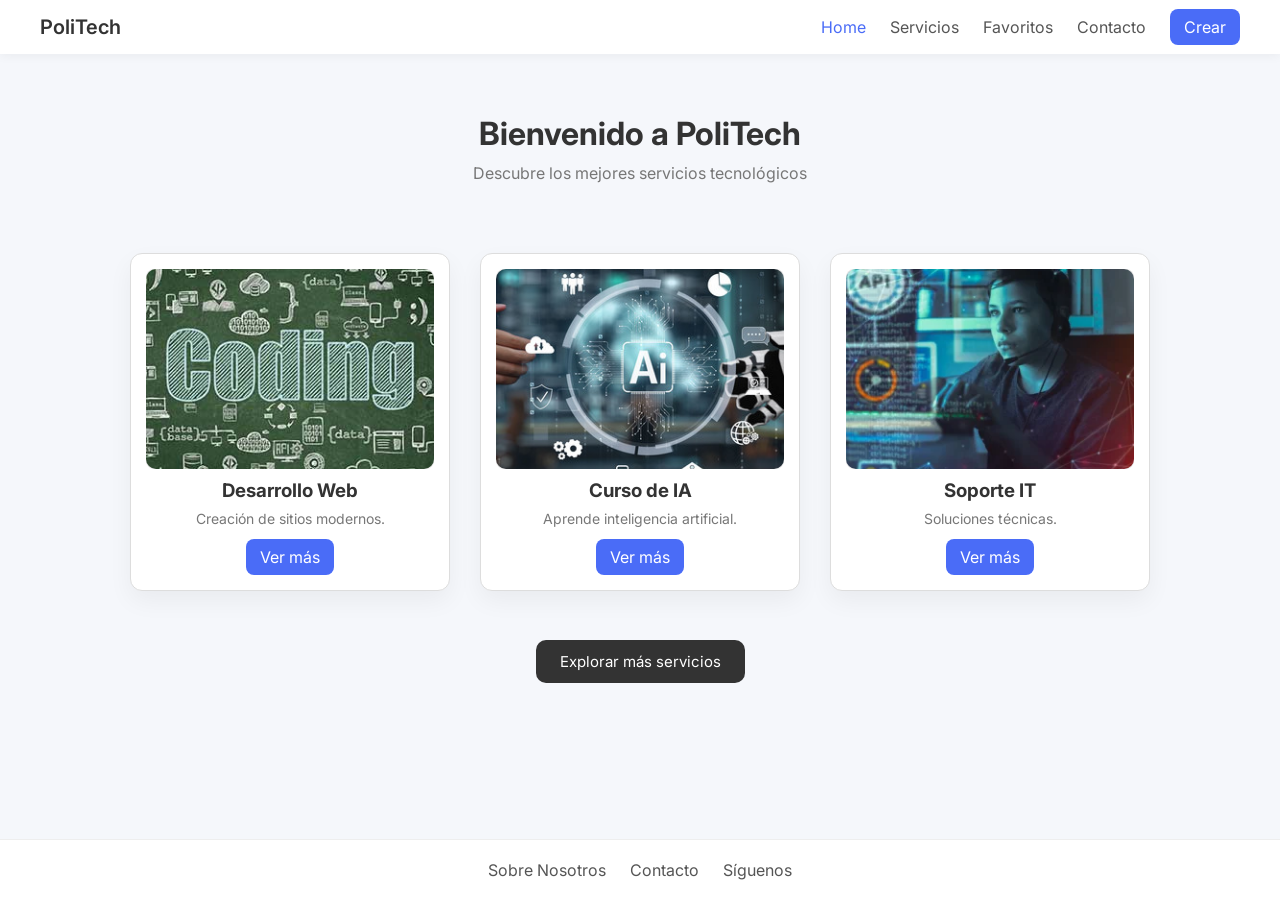
<file: index.html>
<!DOCTYPE html>
<html lang="es">
<head>
  <meta charset="UTF-8">
  <title>PoliTech</title>
  <link href="https://fonts.googleapis.com/css2?family=Inter:wght@300;400;600&display=swap" rel="stylesheet">
  <link rel="stylesheet" href="css/styles.css">
</head>
<body>

  <!-- Navbar -->
  <header class="navbar">
    <a href="index.html" class="logo">PoliTech</a>
    <nav>
      <a href="index.html" class="active">Home</a>
      <a href="html/servicios.html">Servicios</a>
      <a href="html/favoritos.html">Favoritos</a>
      <a href="html/contacto.html">Contacto</a>
      <a href="#" class="btn-crear">Crear</a>
    </nav>

  </header>

  <main>
    <!-- Hero -->
    <section class="hero">
      <h1>Bienvenido a PoliTech</h1>
      <p>Descubre los mejores servicios tecnológicos</p>
    </section>

    <!-- Servicios -->
    <section class="services">
      
      <div class="card">
        <div class="card-img">
          <img src="assets/code.jpg" alt="Desarrollo Web">
        </div>
        <h3>Desarrollo Web</h3>
        <p>Creación de sitios modernos.</p>
        <a href="html/servicios.html">Ver más</a>
      </div>

      <div class="card">
        <div class="card-img">
          <img src="assets/ia.jpg" alt="Curso de IA">
        </div>
        <h3>Curso de IA</h3>
        <p>Aprende inteligencia artificial.</p>
        <a href="html/servicios.html">Ver más</a>
      </div>

      <div class="card">
        <div class="card-img">
          <img src="assets/IT.webp" alt="Soporte IT">
        </div>
        <h3>Soporte IT</h3>
        <p>Soluciones técnicas.</p>
        <a href="html/servicios.html">Ver más</a>
      </div>

    </section>

    <!-- Botón principal -->
    <div class="cta">
      <a href="html/servicios.html" class="cta-btn">Explorar más servicios</a>
    </div>
  </main>


  <!-- Footer -->
  <footer>
    <a href="#" class="link-footer">Sobre Nosotros</a>
    <a href="html/contacto.html" class="link-footer">Contacto</a>
    <a href="#" class="link-footer">Síguenos</a>
  </footer>

  <script src="js/script.js"></script>
</body>
</html>
</file>
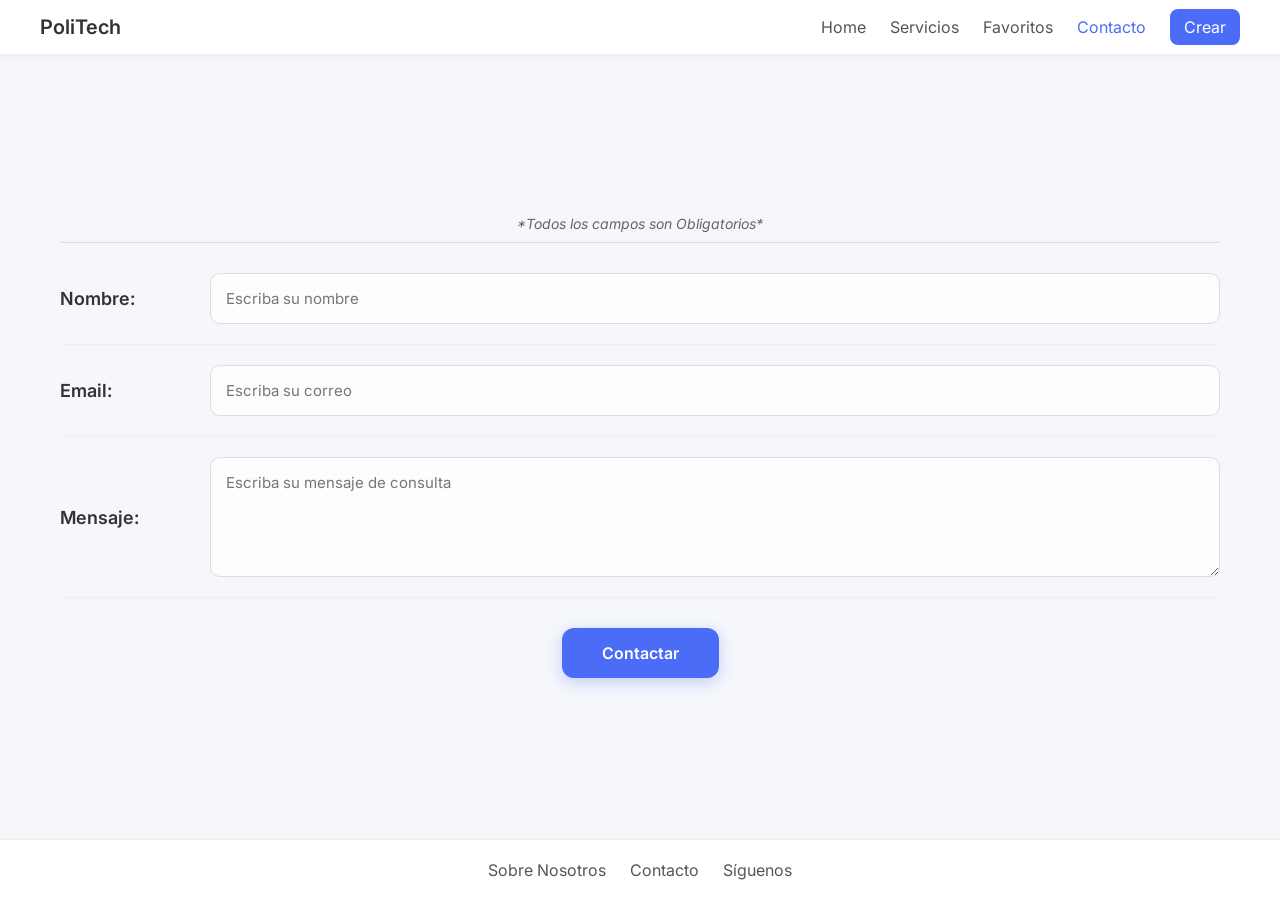
<file: html/contacto.html>
<!DOCTYPE html>
<html lang="es">
<head>
  <meta charset="UTF-8">
  <meta name="viewport" content="width=device-width, initial-scale=1.0">
  <title>Contacto - PoliTech</title>
  <link href="https://fonts.googleapis.com/css2?family=Inter:wght@300;400;600&display=swap" rel="stylesheet">
  <link rel="stylesheet" href="../css/styles.css">
</head>
<body>

  <!-- Navbar -->
  <header class="navbar">
    <a href="../index.html" class="logo">PoliTech</a>
    <nav>
      <a href="../index.html">Home</a>
      <a href="servicios.html">Servicios</a>
      <a href="favoritos.html">Favoritos</a>
      <a href="contacto.html" class="active">Contacto</a>
      <a href="#" class="btn-crear">Crear</a>
    </nav>
  </header>

  <!-- Contact Form Section -->
  <main class="centered-content">
    <div class="contact-container">

      <div class="contact-header">
        <p>*Todos los campos son Obligatorios*</p>
      </div>

      <form action="#" class="contact-form">
        <div class="form-group">
          <label for="nombre">Nombre:</label>
          <input type="text" id="nombre" name="nombre" placeholder="Escriba su nombre" required>
        </div>

        <div class="form-group">
          <label for="email">Email:</label>
          <input type="email" id="email" name="email" placeholder="Escriba su correo" required>
        </div>

        <div class="form-group">
          <label for="mensaje">Mensaje:</label>
          <textarea id="mensaje" name="mensaje" placeholder="Escriba su mensaje de consulta" required></textarea>
        </div>

        <div class="contact-cta">
          <button type="submit" class="btn-contactar">Contactar</button>
        </div>
      </form>
    </div>
  </main>


  <!-- Footer -->
  <footer>
    <a href="#" class="link-footer">Sobre Nosotros</a>
    <a href="contacto.html" class="link-footer">Contacto</a>
    <a href="#" class="link-footer">Síguenos</a>
  </footer>

  <!-- Success Modal -->
  <div id="modal-success" class="modal">
    <div class="modal-content">
      <div class="modal-icon">
        <svg xmlns="http://www.w3.org/2000/svg" width="32" height="32" viewBox="0 0 24 24" fill="none" stroke="currentColor" stroke-width="3" stroke-linecap="round" stroke-linejoin="round">
          <polyline points="20 6 9 17 4 12"></polyline>
        </svg>
      </div>

      <h2>¡Enviado con éxito!</h2>
      <p>Gracias por contactarnos. Te responderemos lo antes posible.</p>
      <button class="btn-close-modal" onclick="closeModal()">Cerrar</button>
    </div>
  </div>

  <script src="../js/script.js"></script>

</body>
</html>
</file>
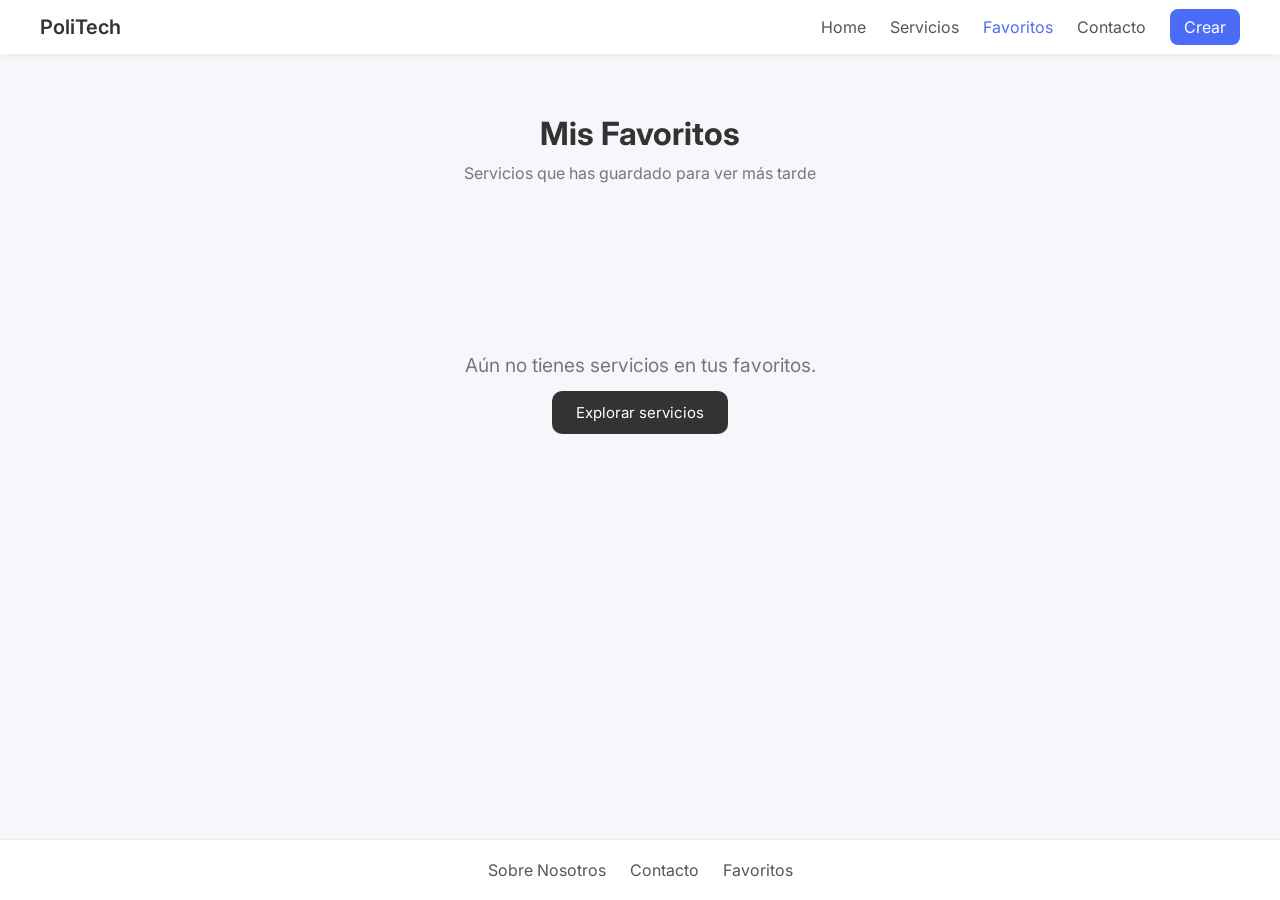
<file: html/favoritos.html>
<!DOCTYPE html>
<html lang="es">
<head>
  <meta charset="UTF-8">
  <meta name="viewport" content="width=device-width, initial-scale=1.0">
  <title>Favoritos - PoliTech</title>
  <link href="https://fonts.googleapis.com/css2?family=Inter:wght@300;400;600&display=swap" rel="stylesheet">
  <link rel="stylesheet" href="../css/styles.css">
</head>
<body>

  <!-- Navbar -->
  <header class="navbar">
    <a href="../index.html" class="logo">PoliTech</a>
    <nav>
      <a href="../index.html">Home</a>
      <a href="servicios.html">Servicios</a>
      <a href="favoritos.html" class="active">Favoritos</a>
      <a href="contacto.html">Contacto</a>
      <a href="#" class="btn-crear">Crear</a>
    </nav>
  </header>

  <!-- Favoritos Section -->
  <main>
    <section class="hero">
      <h1>Mis Favoritos</h1>
      <p>Servicios que has guardado para ver más tarde</p>
    </section>

    <div class="favorites-container">
      <section id="favorites-list" class="services"></section>
    </div>
  </main>

  <!-- Footer -->
  <footer>
    <a href="#" class="link-footer">Sobre Nosotros</a>
    <a href="contacto.html" class="link-footer">Contacto</a>
    <a href="favoritos.html" class="link-footer">Favoritos</a>
  </footer>

  <!-- Success Modal -->
  <div id="modal-favorito" class="modal">
    <div class="modal-content">
      <div class="modal-icon">
        <svg xmlns="http://www.w3.org/2000/svg" width="32" height="32" 
             viewBox="0 0 24 24" fill="none" stroke="currentColor" 
             stroke-width="3" stroke-linecap="round" stroke-linejoin="round">
          <polyline points="20 6 9 17 4 12"></polyline>
        </svg>
      </div>

      <h2>¡Favorito guardado!</h2>
      <p>Tu elemento se ha agregado correctamente a la lista de favoritos.</p>
      <button class="btn-close-modal" onclick="closeFavModal()">Cerrar</button>
    </div>
  </div>

  <script src="../js/script.js"></script>
  <script src="../js/favoritos.js"></script>
</body>
</html>
</file>
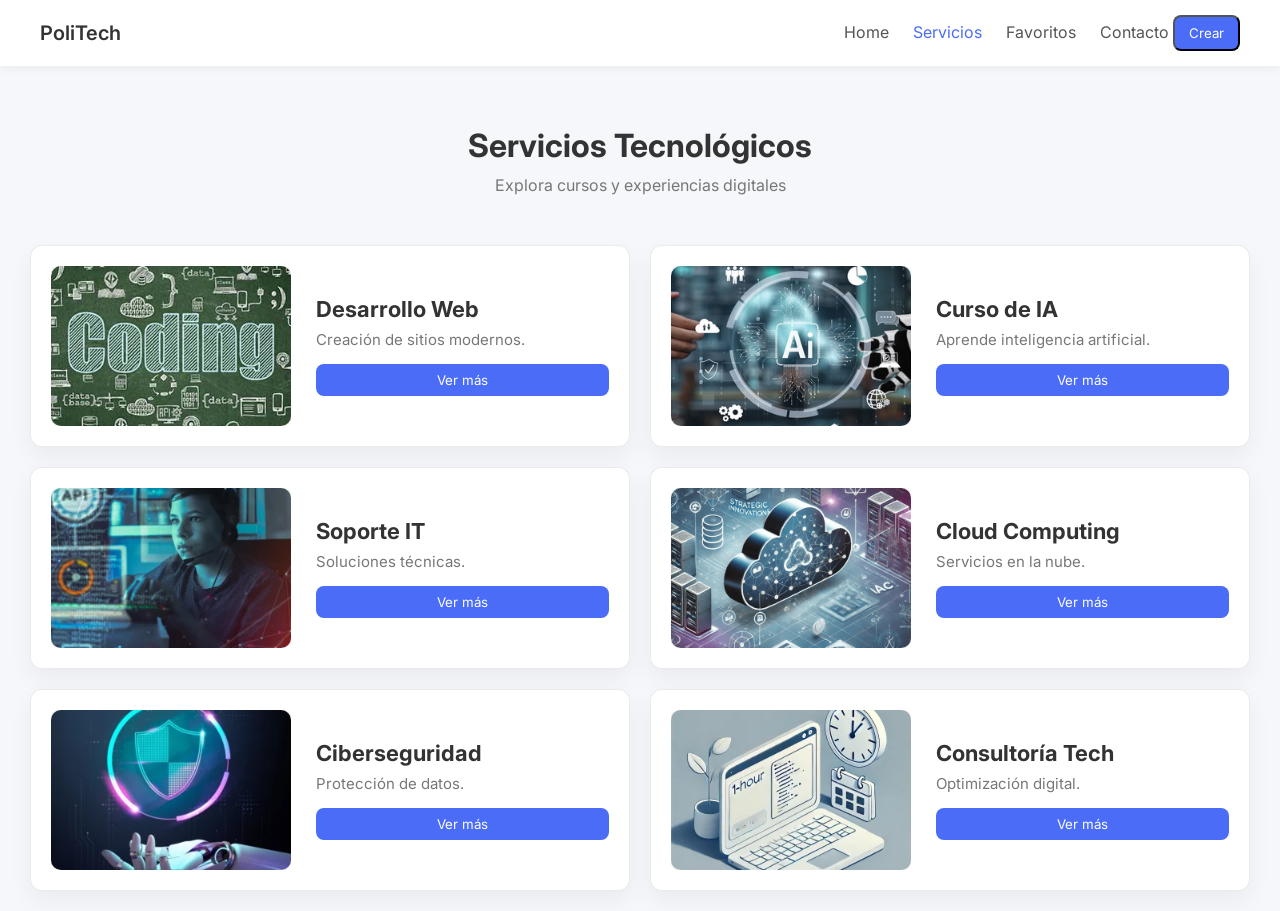
<file: html/servicios.html>
<!DOCTYPE html>
<html lang="es">
<head>
  <meta charset="UTF-8">
  <title>Servicios - PoliTech</title>
  <link href="https://fonts.googleapis.com/css2?family=Inter:wght@300;400;600&display=swap" rel="stylesheet">
  <link rel="stylesheet" href="../css/styles.css">
</head>
<body>

  <!-- Navbar -->
  <header class="navbar">
    <a href="../index.html" class="logo">PoliTech</a>
    <nav>
      <a href="../index.html">Home</a>
      <a href="servicios.html" class="active">Servicios</a>
      <a href="favoritos.html">Favoritos</a>
      <a href="contacto.html">Contacto</a>
      <button class="btn-crear" onclick="abrirModalCrear()">Crear</button>
    </nav>
  </header>

  <main>

    <!-- Hero -->
    <section class="hero">
      <h1>Servicios Tecnológicos</h1>
      <p>Explora cursos y experiencias digitales</p>
    </section>

    <!-- Servicios -->
    <section class="services services-list">

      <div class="card card-horizontal">
        <div class="card-img">
          <img src="../assets/code.jpg">
        </div>
        <div class="card-info">
          <h3>Desarrollo Web</h3>
          <p>Creación de sitios modernos.</p>
          <button class="btn-ver" onclick="verDetalle('Desarrollo Web')">Ver más</button>
        </div>
      </div>

      <div class="card card-horizontal">
        <div class="card-img">
          <img src="../assets/ia.jpg">
        </div>
        <div class="card-info">
          <h3>Curso de IA</h3>
          <p>Aprende inteligencia artificial.</p>
          <button class="btn-ver" onclick="verDetalle('Curso de IA')">Ver más</button>
        </div>
      </div>

      <div class="card card-horizontal">
        <div class="card-img">
          <img src="../assets/IT.webp">
        </div>
        <div class="card-info">
          <h3>Soporte IT</h3>
          <p>Soluciones técnicas.</p>
          <button class="btn-ver" onclick="verDetalle('Soporte IT')">Ver más</button>
        </div>
      </div>

      <div class="card card-horizontal">
        <div class="card-img">
          <img src="../assets/cloud.png">
        </div>
        <div class="card-info">
          <h3>Cloud Computing</h3>
          <p>Servicios en la nube.</p>
          <button class="btn-ver" onclick="verDetalle('Cloud Computing')">Ver más</button>
        </div>
      </div>

      <div class="card card-horizontal">
        <div class="card-img">
          <img src="../assets/cyber.webp">
        </div>
        <div class="card-info">
          <h3>Ciberseguridad</h3>
          <p>Protección de datos.</p>
          <button class="btn-ver" onclick="verDetalle('Ciberseguridad')">Ver más</button>
        </div>
      </div>

      <div class="card card-horizontal">
        <div class="card-img">
          <img src="../assets/consultory.webp">
        </div>
        <div class="card-info">
          <h3>Consultoría Tech</h3>
          <p>Optimización digital.</p>
          <button class="btn-ver" onclick="verDetalle('Consultoría Tech')">Ver más</button>
        </div>
      </div>

    </section>

  </main>

  <!-- Modal Detalle -->
  <div id="service-modal" class="modal">
    <div class="modal-content modal-content--service">

      <div class="modal-icon">
        <span id="modal-icon-content"></span>
      </div>

      <h2 id="modal-title"></h2>
      <p id="modal-description"></p>

      <div class="modal-actions">
        <button id="btn-add-favorite" class="btn-favorito">Añadir a favoritos</button>
        <a href="contacto.html" class="btn-contactar">Contacto</a>
      </div>

      <button class="btn-close-modal secondary" onclick="closeModal()">Cerrar</button>
    </div>
  </div>

  <!-- Modal Crear -->
  <div id="crear-modal" class="modal">
    <div class="modal-content">
      <h2>Crear Nuevo Curso</h2>

      <input type="text" id="titulo-curso" placeholder="Título del curso">
      <textarea id="descripcion-curso" placeholder="Descripción"></textarea>
      <input type="text" id="imagen-curso" placeholder="URL de la imagen">

      <button onclick="crearCurso()">Guardar</button>
      <button class="btn-close-modal secondary" onclick="cerrarModalCrear()">Cancelar</button>
    </div>
  </div>

  <script src="../js/servicios.js"></script>

</body>
</html>
</file>
<file: css/styles.css>
* {
  margin: 0;
  padding: 0;
  box-sizing: border-box;
  font-family: 'Inter', sans-serif;
}

html, body {
  background: #f5f7fb;
  color: #333;
  display: flex;
  flex-direction: column;
  min-height: 100vh;
  -webkit-font-smoothing: antialiased;
}


main {
  flex: 1;
}

.centered-content {
  display: flex;
  align-items: center;
  justify-content: center;
}



/* Navbar */
.navbar {
  display: flex;
  justify-content: space-between;
  align-items: center;
  padding: 15px 40px;
  background: white;
  box-shadow: 0 2px 10px rgba(0,0,0,0.05);
}

.logo {
  font-weight: 600;
  font-size: 20px;
  text-decoration: none;
  color: #333;
}


.navbar nav a {
  margin-left: 20px;
  text-decoration: none;
  color: #555;
  transition: 0.3s;
}

.navbar nav a:hover,
.navbar nav a.active {
  color: #4a6cf7;
}

.btn-crear {
  background: #4a6cf7;
  color: white !important;
  padding: 8px 14px;
  border-radius: 8px;
}

/* Hero */

.hero {
  text-align: center;
  padding: 60px 20px 30px;
}

.hero h1 {
  font-size: 32px;
  margin-bottom: 10px;
}

.hero p {
  color: #777;
}

/* Servicios */
.services {
  display: flex;
  justify-content: center;
  gap: 30px;
  padding: 40px;
  flex-wrap: wrap;
}

.card {
  background: white;
  border-radius: 16px;
  padding: 20px;
  width: 320px;
  text-align: center;
  box-shadow: 0 10px 25px rgba(0,0,0,0.05);
  transition: 0.3s;
}

.card:hover {
  transform: translateY(-5px);
}

.card-img {
  height: 200px;
  background: linear-gradient(135deg, #dfe6f1, #f3f6fb);
  border-radius: 10px;
  margin-bottom: 15px;
}

.card-img img {
  width: 100%;
  height: 100%;
  object-fit: cover;
  border-radius: 10px;
}

.card h3 {
  margin-bottom: 8px;
}

.card p {
  font-size: 14px;
  color: #777;
  margin-bottom: 12px;
}

.card a, .card button {
  padding: 8px 14px;
  border: none;
  background: #4a6cf7;
  color: white;
  border-radius: 8px;
  cursor: pointer;
  text-decoration: none;
  display: inline-block;
}

.card a:hover, .card button:hover {
  background: #3b5be0;
}

.btn-eliminar {
  padding: 8px 14px;
  border: none;
  background: #ff4757;
  color: white;
  border-radius: 8px;
  cursor: pointer;
  transition: 0.3s;
  width: 100%;
}

.btn-eliminar:hover {
  background: #ff6b81;
}


/* CTA */
.cta {
  text-align: center;
  margin: 20px 0 50px;
}

.cta-btn {
  padding: 12px 24px;
  border: none;
  background: #333;
  color: white;
  border-radius: 10px;
  cursor: pointer;
  font-size: 15px;
  text-decoration: none;
}

.cta-btn:hover {
  background: #111;
}

/* Footer */
footer {
  text-align: center;
  padding: 20px;
  background: #fff;
  border-top: 1px solid #eee;
  color: #666;
}

.link-footer {
  margin: 0 10px;
  text-decoration: none;
  color: #555;
  transition: 0.3s;
}

.link-footer:hover {
  color: #4a6cf7;
}

/* Contact Form */
.contact-container {
  max-width: 1200px;
  width: 100%;
  padding: 20px;
}


.contact-header {
  text-align: center;
  margin-bottom: 30px;
  font-size: 14px;
  color: #666;
  font-style: italic;
  border-bottom: 1px solid #ddd;
  padding-bottom: 10px;
}

.form-group {
  display: flex;
  align-items: center;
  margin-bottom: 20px;
  padding-bottom: 20px;
  border-bottom: 1px solid #eee;
}

.form-group label {
  flex: 0 0 150px;
  font-weight: 600;
  font-size: 18px;
  color: #333;
}

.form-group input,
.form-group textarea {
  flex: 1;
  padding: 15px;
  border: 1px solid #ddd;
  border-radius: 10px;
  background: #fdfdfd;
  font-size: 15px;
  transition: 0.3s;
}

.form-group input:focus,
.form-group textarea:focus {
  outline: none;
  border-color: #4a6cf7;
  background: white;
  box-shadow: 0 0 10px rgba(74, 108, 247, 0.1);
}

.form-group textarea {
  height: 120px;
  resize: vertical;
}

.contact-cta {
  text-align: center;
  margin-top: 30px;
}

.btn-contactar {
  padding: 15px 40px;
  border: none;
  background: #4a6cf7;
  color: white;
  border-radius: 12px;
  cursor: pointer;
  font-size: 16px;
  font-weight: 600;
  transition: 0.3s;
  box-shadow: 0 4px 15px rgba(74, 108, 247, 0.3);
}

/* Modal Styles */
.modal {
  position: fixed;
  top: 0;
  left: 0;
  width: 100%;
  height: 100%;
  background: rgba(0, 0, 0, 0.4);
  backdrop-filter: blur(8px);
  display: none;
  justify-content: center;
  align-items: center;
  z-index: 1000;
  animation: modalFadeIn 0.3s ease;
}

.modal.active {
  display: flex;
}

.modal-content {
  background: white;
  padding: 40px;
  border-radius: 20px;
  text-align: center;
  max-width: 400px;
  width: 90%;
  box-shadow: 0 20px 40px rgba(0, 0, 0, 0.1);
  animation: modalSlideUp 0.4s cubic-bezier(0.175, 0.885, 0.32, 1.275);
}

.modal-content--service {
  max-width: 600px;
}

.modal-icon {
  width: 60px;
  height: 60px;
  background: #3b5be0;
  color: white;
  font-size: 30px;
  line-height: 60px;
  border-radius: 50%;
  margin: 0 auto 20px;
  display: flex;
  justify-content: center;
  align-items: center;
}

#modal-icon-content {
  font-size: 30px;
}

.modal h2 {
  margin-bottom: 15px;
  color: #333;
}

.modal p {
  color: #666;
  margin-bottom: 25px;
  line-height: 1.5;
}

.btn-close-modal {
  padding: 10px 30px;
  background: #4a6cf7;
  color: white;
  border: none;
  border-radius: 8px;
  cursor: pointer;
  transition: 0.3s;
}

.btn-close-modal:hover {
  background: #3b5be0;
}

@keyframes modalFadeIn {
  from { opacity: 0; }
  to { opacity: 1; }
}

@keyframes modalSlideUp {
  from { transform: translateY(30px); opacity: 0; }
  to { transform: translateY(0); opacity: 1; }
}

.modal-actions {
  display: flex;
  gap: 15px;
  justify-content: center;
  margin-top: 25px;
}

.modal-actions .btn-favorito,
.modal-actions .btn-contactar {
  flex: 1;
  max-width: 240px;
  display: flex;
  align-items: center;
  justify-content: center;
  text-decoration: none;
}

.btn-close-modal.secondary {
  background: #f0f0f0;
  color: #555;
  margin-top: 20px;
}

.btn-close-modal.secondary:hover {
  background: #e0e0e0;
}

.card {
  border: 1px solid #ddd;
  border-radius: 12px;
  padding: 15px;
  text-align: center;
  background: #fff;
  transition: transform 0.2s ease;
}

.card:hover {
  transform: scale(1.03);
}

.card-img {
  height: 200px;
  background: #e5e5e5;
  border-radius: 8px;
  margin-bottom: 10px;
}

.btn-ver {
  margin-top: 10px;
  padding: 8px 15px;
  border: none;
  background: black;
  color: white;
  border-radius: 5px;
  cursor: pointer;
}

/* Servicios List (Horizontal layout for services.html) */
.services-list {
  display: flex;
  align-items: center;
  gap: 20px;
  padding: 20px;
    flex-wrap: wrap;
}

.card.card-horizontal {
  display: flex;
  flex-direction: row;
  width: 100%;
  max-width: 600px;
  text-align: left;
  align-items: center;
  gap: 25px;
  padding: 20px;
  border: 1px solid rgba(0,0,0,0.08);
}

.card-horizontal .card-img {
  width: 240px;
  height: 160px;
  margin-bottom: 0;
  flex-shrink: 0;
}

.card-horizontal .card-info {
  flex: 1;
  display: flex;
  flex-direction: column;
  justify-content: center;
}

.card-horizontal h3 {
  margin-bottom: 8px;
  font-size: 22px;
}

.card-horizontal p {
  margin-bottom: 15px;
  font-size: 15px;
}

.card-horizontal .btn-ver {
  margin-top: 0;
  align-self: flex-start;
  width: 100%;
}

@media (max-width: 768px) {
  .card.card-horizontal {
    flex-direction: column;
    text-align: center;
    max-width: 350px;
  }
  .card-horizontal .card-img {
    width: 100%;
    height: 180px;
  }
  .card-horizontal .btn-ver {
    align-self: center;
  }
}
/* Favoritos */
.favorites-container {
  max-width: 1200px;
  width: 100%;
  padding: 20px;
  margin: 0 auto;
}

.favorites-header {
  text-align: center;
  margin-bottom: 30px;
  font-size: 14px;
  color: #666;
  font-style: italic;
  border-bottom: 1px solid #ddd;
  padding-bottom: 10px;
}

.favorites-form .form-group {
  display: flex;
  align-items: center;
  margin-bottom: 20px;
  padding-bottom: 20px;
  border-bottom: 1px solid #eee;
}

.favorites-form label {
  flex: 0 0 150px;
  font-weight: 600;
  font-size: 18px;
  color: #333;
}

.favorites-form input,
.favorites-form textarea {
  flex: 1;
  padding: 15px;
  border: 1px solid #ddd;
  border-radius: 10px;
  background: #fdfdfd;
  font-size: 15px;
  transition: 0.3s;
}

.favorites-form input:focus,
.favorites-form textarea:focus {
  outline: none;
  border-color: #4a6cf7;
  background: white;
  box-shadow: 0 0 10px rgba(74, 108, 247, 0.1);
}

.favorites-form textarea {
  height: 120px;
  resize: vertical;
}

.favorites-cta {
  text-align: center;
  margin-top: 30px;
}

.btn-favorito {
  padding: 15px 40px;
  border: none;
  background: #4a6cf7;
  color: white;
  border-radius: 12px;
  cursor: pointer;
  font-size: 16px;
  font-weight: 600;
  transition: 0.3s;
  box-shadow: 0 4px 15px rgba(74, 108, 247, 0.3);
}

.btn-favorito:hover {
  background: #3b5be0;
}

/* Favorites Page Styles */
.favorites-empty {
  text-align: center;
  width: 100%;
  padding: 80px 20px;
  grid-column: 1 / -1;
}

.favorites-empty p {
  color: #777;
  font-size: 1.2rem;
  margin-bottom: 25px;
}

#crear-modal .modal-content {
  max-width: 500px;
}

#crear-modal input,
#crear-modal textarea {
  width: 100%;
  padding: 12px;
  margin-top: 10px;
  border-radius: 8px;
  border: 1px solid #ccc;
}

#crear-modal button {
  margin-top: 15px;
  width: 100%;
}
</file>
